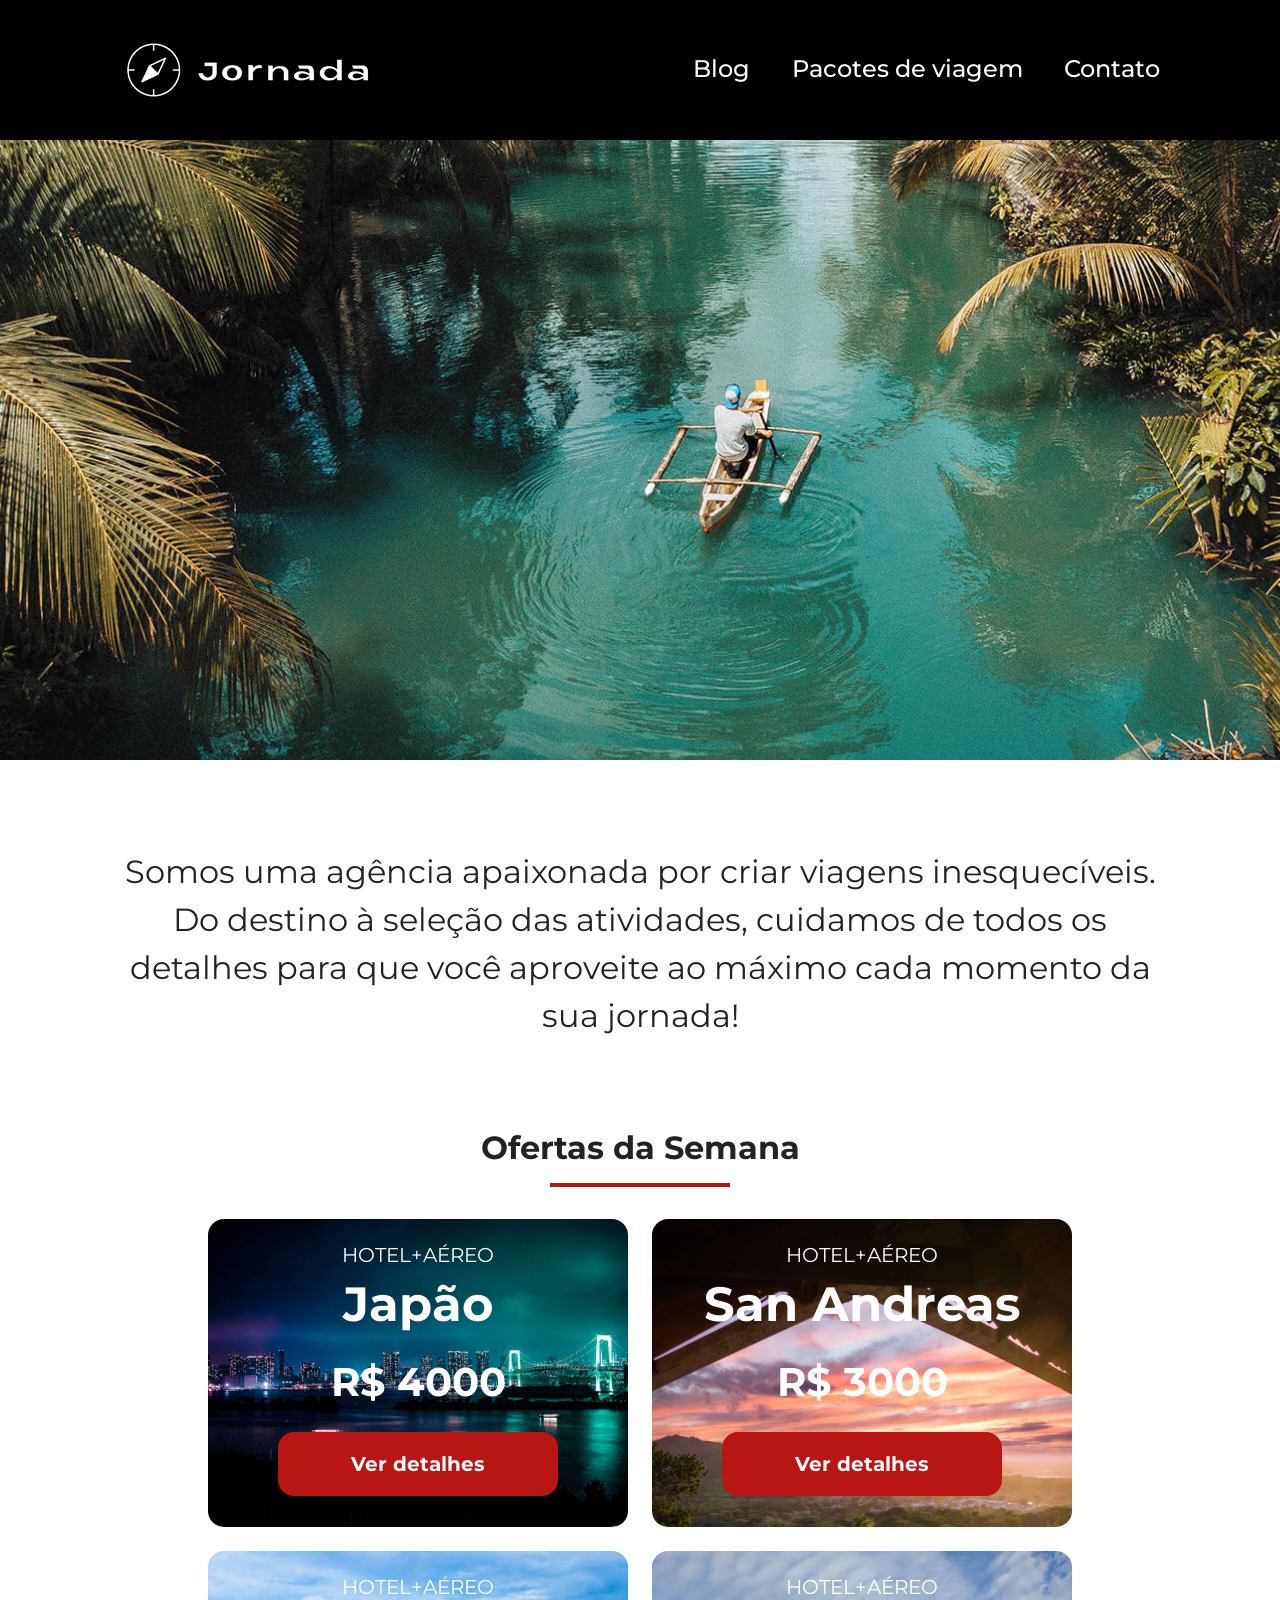
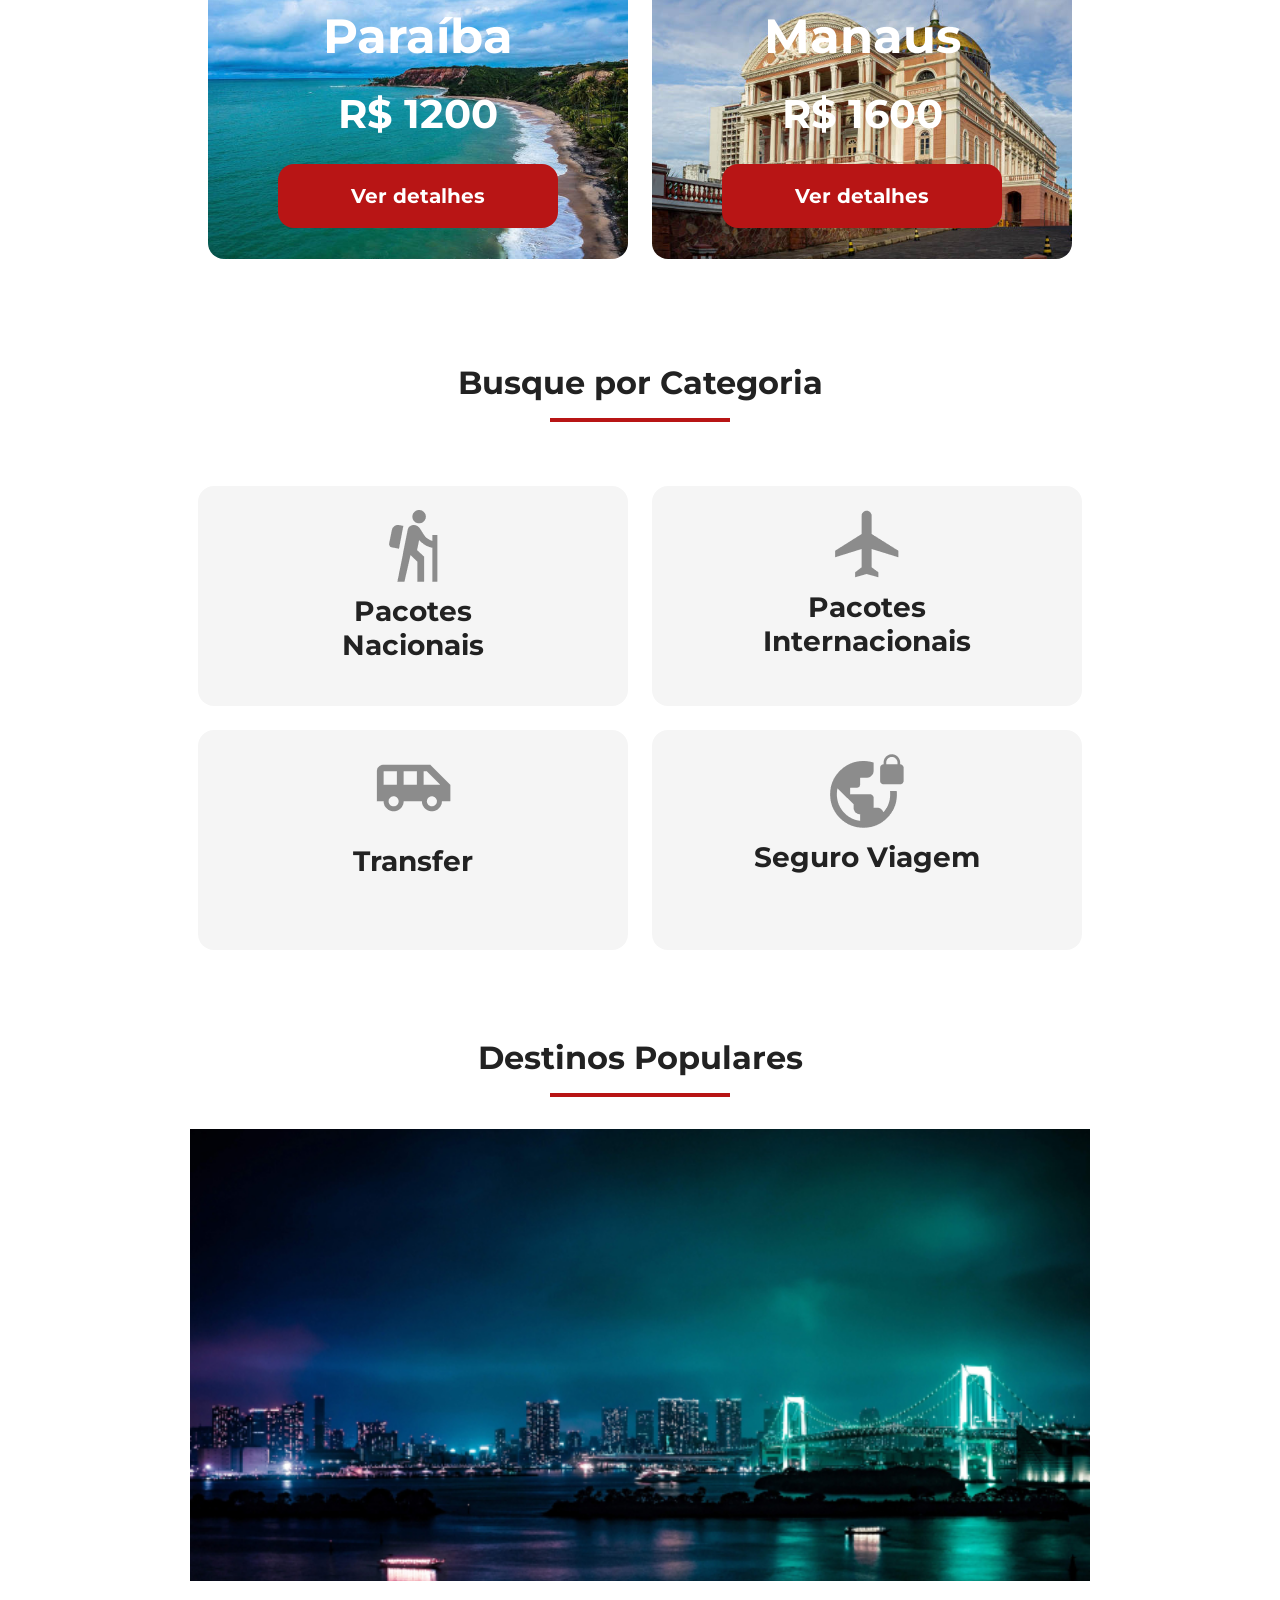
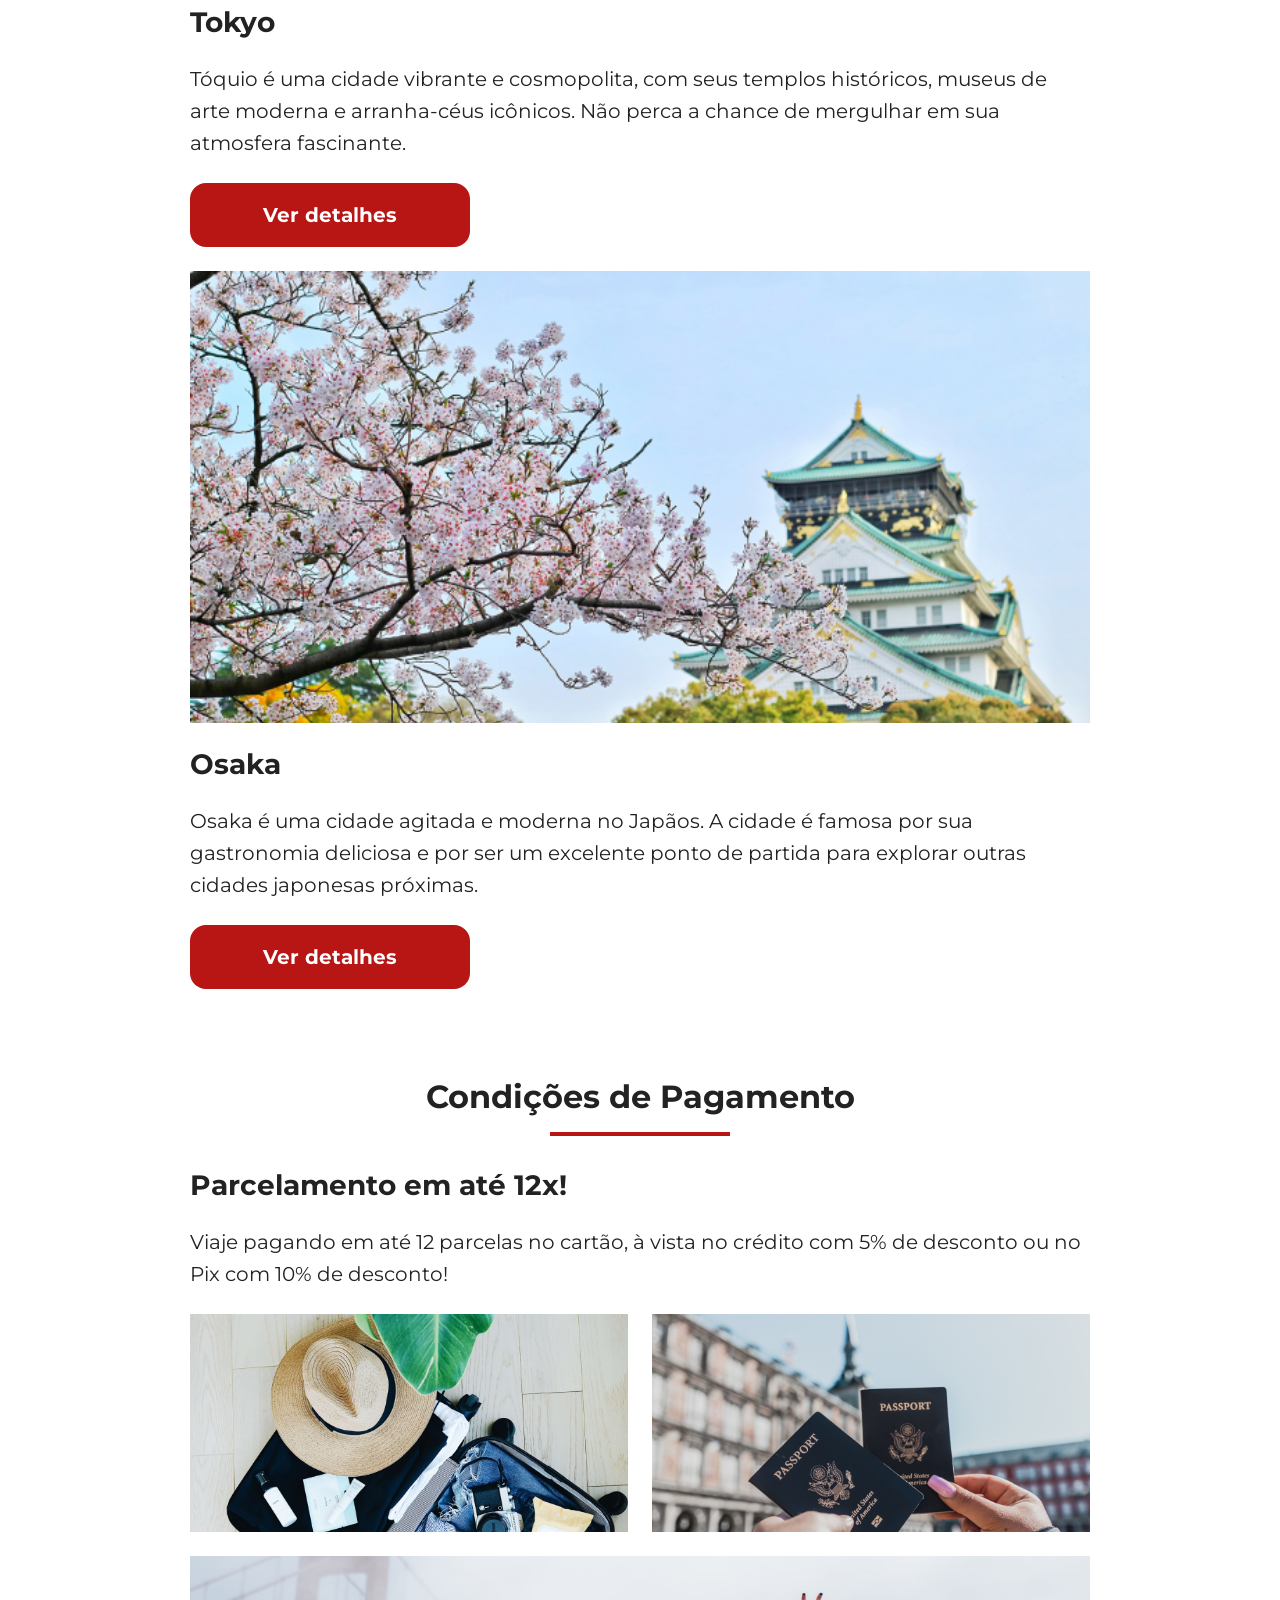
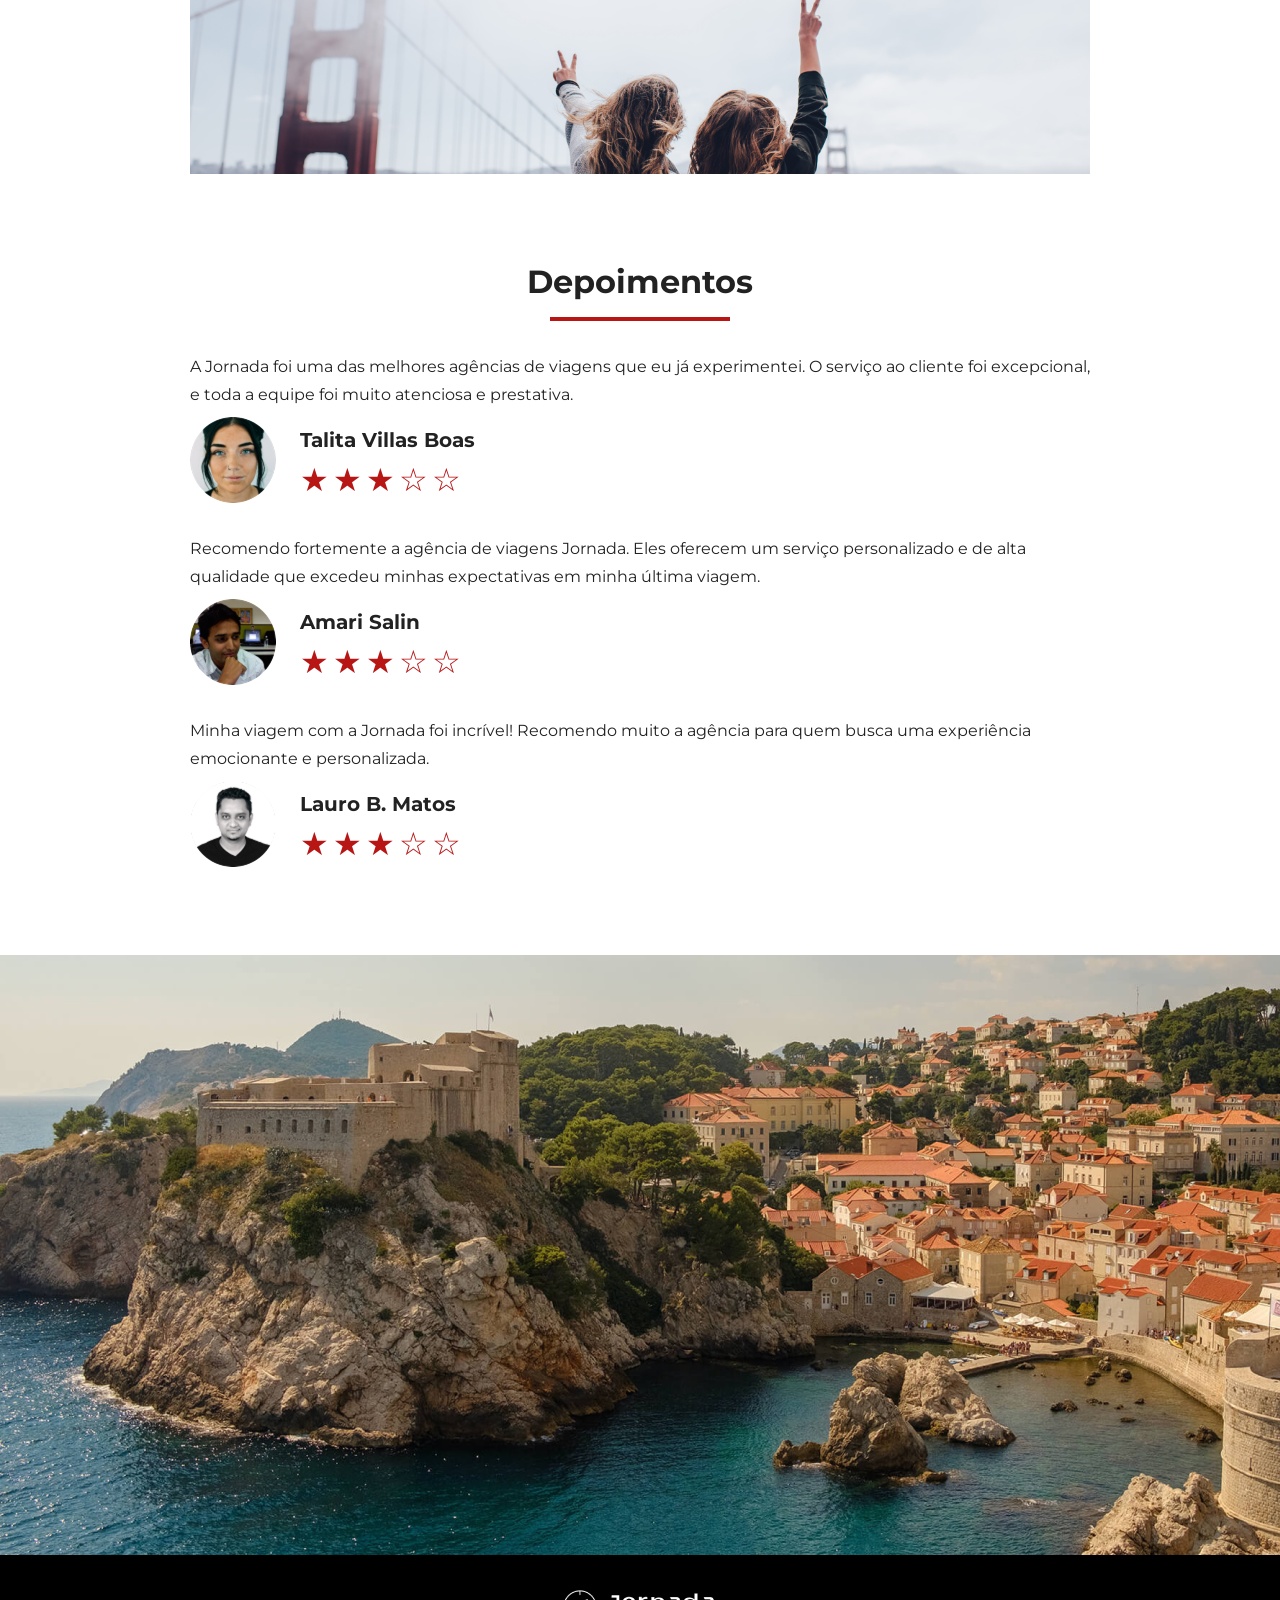
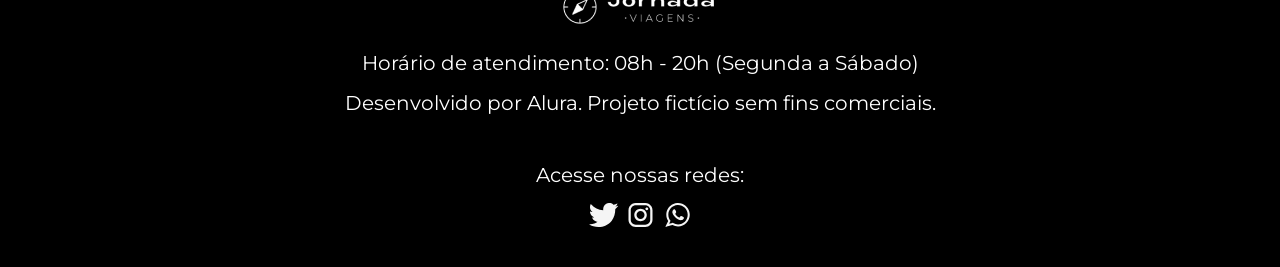
<file: index.html>
<!doctype html>
<html lang="pt-BR">
  <head>
    <meta charset="UTF-8" />
    <meta name="viewport" content="width=device-width, initial-scale=1.0" />
    <link rel="stylesheet" href="jornada-viagens\css\style.css" />
    <title>Jornada Viagens</title>
  </head>
  <body>
    <header class="main-header">
      <a class="logo" href="index.html" title="voltar para a página inicial">
        <img
          class="img-mobile"
          src="jornada-viagens\img\bussola-jornada-branco.png"
          alt="Bussola do logo Jornada Viagens na cor branca"
        />
        <img
          class="img-desktop"
          src="jornada-viagens\img\bussola-texto-jornada-branco.png"
          alt="Logo Jornada Viagens na cor branca"
        />
      </a>
      <div class="navigation-menu">
        <label for="menu">
          <img src="jornada-viagens\img\menu.png" alt="menu" />
        </label>
        <input type="checkbox" id="menu" hidden />
        <nav>
          <ul class="list-links">
            <li>
              <a href="blog.html" target="_blank" title="Acessar Blog">Blog</a>
            </li>
            <li>
              <a
                href="pacotes-de-viagens.html"
                target="_blank"
                title="Acessar Pacotes de viagem"
                >Pacotes de viagem</a
              >
            </li>
            <li>
              <a href="contato.html" target="_blank" title="Acessar Contato"
                >Contato</a
              >
            </li>
          </ul>
        </nav>
      </div>
    </header>
    <section class="hero">
      <div class="hero-img"></div>
      <h2>
        Somos uma agência apaixonada por criar viagens inesquecíveis. Do destino
        à seleção das atividades, cuidamos de todos os detalhes para que você
        aproveite ao máximo cada momento da sua jornada!
      </h2>
    </section>
    <section class="offers">
      <div class="section-title">
        <h2>Ofertas da Semana</h2>
        <hr />
      </div>
      <div class="offers-cards">
        <article class="card japao">
          <header>
            <p>HOTEL+AÉREO</p>
            <h3>
              Japão <br />
              <span>R$ 4000</span>
            </h3>
          </header>
          <footer>
            <a href="#" class="button">Ver detalhes</a>
          </footer>
        </article>
        <article class="card san-andreas">
          <header>
            <p>HOTEL+AÉREO</p>
            <h3>
              San Andreas <br />
              <span>R$ 3000</span>
            </h3>
          </header>
          <footer>
            <a href="#" class="button">Ver detalhes</a>
          </footer>
        </article>
        <article class="card paraiba">
          <header>
            <p>HOTEL+AÉREO</p>
            <h3>
              Paraíba <br />
              <span>R$ 1200</span>
            </h3>
          </header>
          <footer>
            <a href="#" class="button">Ver detalhes</a>
          </footer>
        </article>
        <article class="card manaus">
          <header>
            <p>HOTEL+AÉREO</p>
            <h3>
              Manaus <br />
              <span>R$ 1600</span>
            </h3>
          </header>
          <footer>
            <a href="#" class="button">Ver detalhes</a>
          </footer>
        </article>
      </div>
    </section>
    <section class="categories">
      <div class="section-title">
        <h2>Busque por Categoria</h2>
        <hr />
      </div>
      <div class="categories-cards">
        <a
          class="card"
          href="#"
          target="_blank"
          title="Busque pela categoria Pacotes Nacionais"
        >
          <img
            src="jornada-viagens\img\icone-caminhada.png"
            alt="ícone cinza representando uma pessoa fazendo tracking"
          />
          <h3 class="content-title">
            Pacotes<br />
            Nacionais
          </h3>
        </a>

        <a
          class="card"
          href="#"
          target="_blank"
          title="Busque pela categoria Pacotes Internacionais"
        >
          <img
            src="jornada-viagens\img\icone-aviao.png"
            alt="ícone cinza representando um avião"
          />
          <h3 class="content-title">
            Pacotes <br />
            Internacionais
          </h3>
        </a>
        <a
          class="card single-line transfer"
          href="#"
          target="_blank"
          title="Busque pela categoria Transfer"
        >
          <img
            src="jornada-viagens\img\icone-onibus.png"
            alt="ícone cinza representando um ônibus"
          />
          <h3 class="content-title">Transfer</h3>
        </a>
        <a
          class="card"
          href="#"
          target="_blank"
          title="Busque pela categoria Seguro Viagem"
        >
          <img
            src="jornada-viagens\img\icone-planeta.png"
            alt="ícone cinza representando o planeta terra com um cadeado"
          />
          <h3 class="content-title">Seguro Viagem</h3>
        </a>
      </div>
    </section>
    <section class="destinations">
      <div class="section-title">
        <h2>Destinos Populares</h2>
        <hr />
      </div>
      <div class="destination-items">
        <article class="item tokyo">
          <header>
            <div class="img-item"></div>
            <h3 class="content-title">Tokyo</h3>
          </header>
          <p class="content-text">
            Tóquio é uma cidade vibrante e cosmopolita, com seus templos
            históricos, museus de arte moderna e arranha-céus icônicos. Não
            perca a chance de mergulhar em sua atmosfera fascinante.
          </p>
          <footer>
            <a
              href="#"
              class="button"
              target="_blank"
              title="Veja mais detalhes do destino Tokyo"
              >Ver detalhes</a
            >
          </footer>
        </article>
        <article class="item osaka">
          <header>
            <div class="img-item"></div>
            <h3 class="content-title">Osaka</h3>
          </header>
          <p class="content-text">
            Osaka é uma cidade agitada e moderna no Japãos. A cidade é famosa
            por sua gastronomia deliciosa e por ser um excelente ponto de
            partida para explorar outras cidades japonesas próximas.
          </p>
          <footer>
            <a
              href="#"
              class="button"
              target="_blank"
              title="Veja mais detalhes do destino Osaka"
              >Ver detalhes</a
            >
          </footer>
        </article>
      </div>
    </section>
    <section class="payments">
      <div class="section-title">
        <h2>Condições de Pagamento</h2>
        <hr />
      </div>
      <div class="content-container">
        <div class="text-content">
          <h3 class="content-title">Parcelamento em até 12x!</h3>
          <p class="content-text">
            Viaje pagando em até 12 parcelas no cartão, à vista no crédito com
            5% de desconto ou no Pix com 10% de desconto!
          </p>
        </div>
        <div class="image-gallery">
          <div class="image first"></div>
          <div class="image second"></div>
          <div class="image thirdy colspan-2"></div>
        </div>
      </div>
    </section>
    <section class="testimonials">
      <div class="section-title">
        <h2>Depoimentos</h2>
        <hr />
      </div>
      <div class="testimonial-container">
        <article>
          <header>
            <p>
              A Jornada foi uma das melhores agências de viagens que eu já
              experimentei. O serviço ao cliente foi excepcional, e toda a
              equipe foi muito atenciosa e prestativa.
            </p>
          </header>
          <footer>
            <img
              src="jornada-viagens\img\avatar-talita.png"
              alt="imagem de perfil da cliente Talita Villas Boas"
            />
            <div class="profile-content">
              <h3>Talita Villas Boas</h3>
              <div class="rating">
                <span class="star">★</span>
                <span class="star">★</span>
                <span class="star">★</span>
                <span class="star">☆</span>
                <span class="star">☆</span>
              </div>
            </div>
          </footer>
        </article>
        <article>
          <header>
            <p>
              Recomendo fortemente a agência de viagens Jornada. Eles oferecem
              um serviço personalizado e de alta qualidade que excedeu minhas
              expectativas em minha última viagem.
            </p>
          </header>
          <footer>
            <img
              src="jornada-viagens\img\avatar-amari.png"
              alt="imagem de perfil do cliente Amari Salin"
            />
            <div class="profile-content">
              <h3>Amari Salin</h3>
              <div class="rating">
                <span class="star">★</span>
                <span class="star">★</span>
                <span class="star">★</span>
                <span class="star">☆</span>
                <span class="star">☆</span>
              </div>
            </div>
          </footer>
        </article>
        <article>
          <header>
            <p>
              Minha viagem com a Jornada foi incrível! Recomendo muito a agência
              para quem busca uma experiência emocionante e personalizada.
            </p>
          </header>
          <footer>
            <img
              src="jornada-viagens\img\avatar-lauro.png"
              alt="imagem de perfil do cliente Lauro B. Matos"
            />
            <div class="profile-content">
              <h3>Lauro B. Matos</h3>
              <div class="rating">
                <span class="star">★</span>
                <span class="star">★</span>
                <span class="star">★</span>
                <span class="star">☆</span>
                <span class="star">☆</span>
              </div>
            </div>
          </footer>
        </article>
      </div>
    </section>
    <section class="bottom-hero">
      <div class="hero-img"></div>
    </section>
    <footer class="main-footer">
      <div class="footer-content">
        <img src="jornada-viagens\img\logo-footer.png" alt="logo completo Jornada Viagens" />
        <p>Horário de atendimento: 08h - 20h (Segunda a Sábado)</p>
        <p>Desenvolvido por Alura. Projeto fictício sem fins comerciais.</p>
      </div>
      <div class="footer-social">
        <p>Acesse nossas redes:</p>

        <a href="#" target="_blank" title="Acesse o Twitter do Jornada Viagens"
          ><img
            src="jornada-viagens\img\icone-twitter.svg"
            alt="icone do Twitter na cor branca"
        /></a>

        <a
          href="#"
          target="_blank"
          title="Acesse o Instagram do Jornada Viagens"
          ><img
            src="jornada-viagens\img\icone-instagram.svg"
            alt="icone do Instagram na cor branca"
        /></a>

        <a href="#" target="_blank" title="Entre em contato através do whatsapp"
          ><img
            src="jornada-viagens\img\icone-whatsapp.svg"
            alt="icone do whatsapp na cor branca"
        /></a>
      </div>
    </footer>
  </body>
</html>
</file>
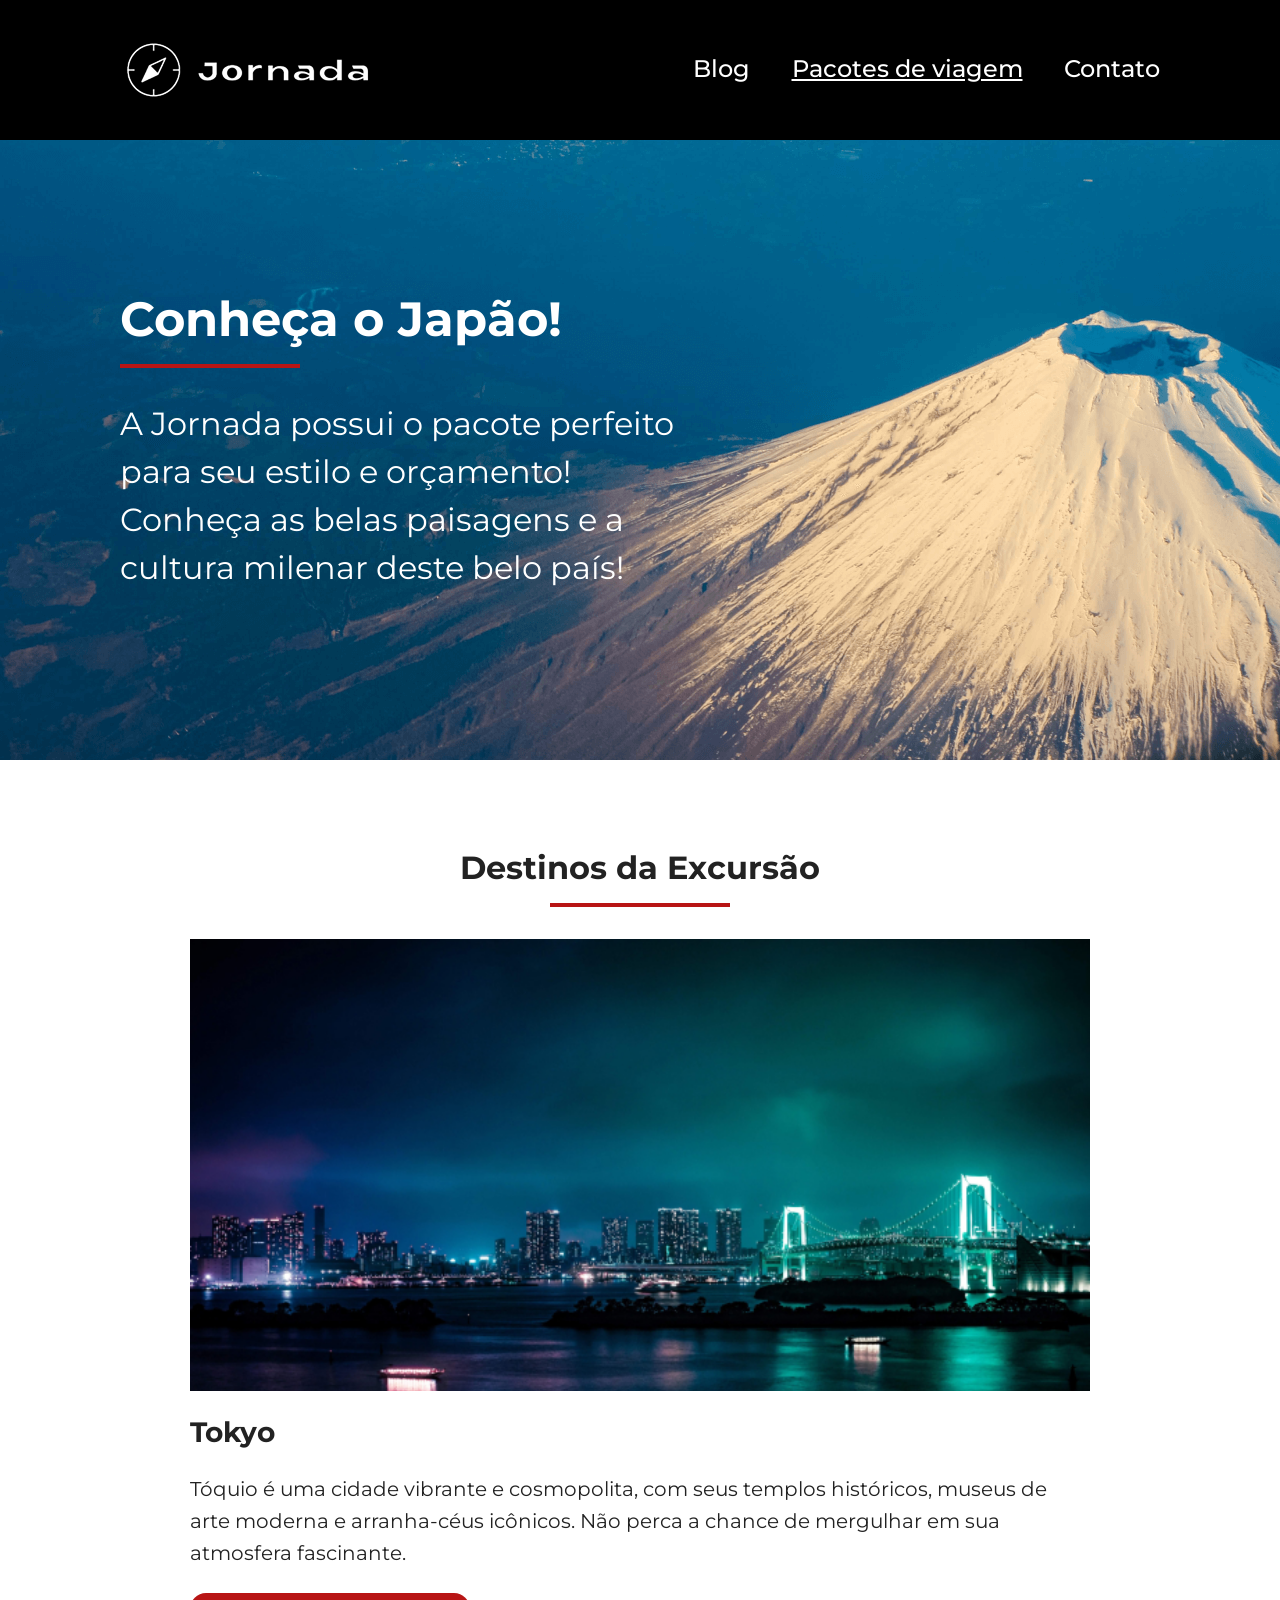
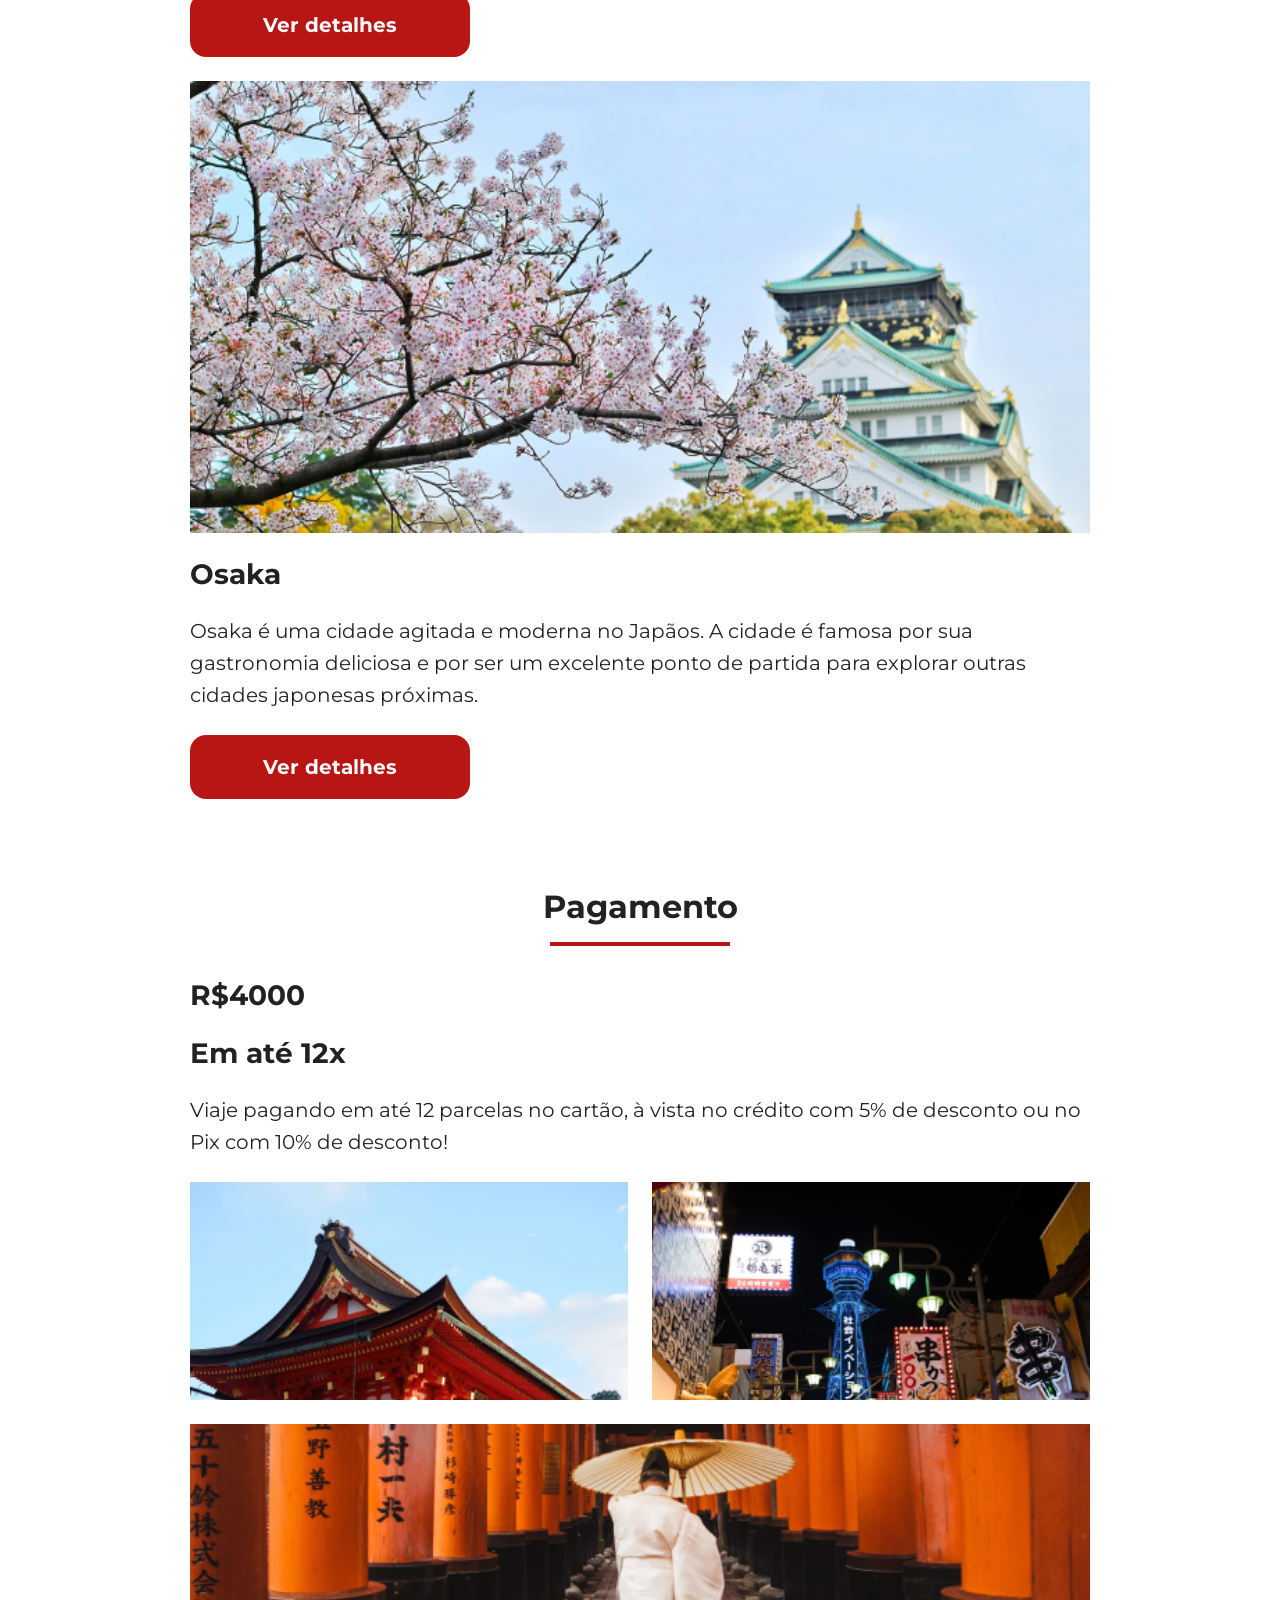
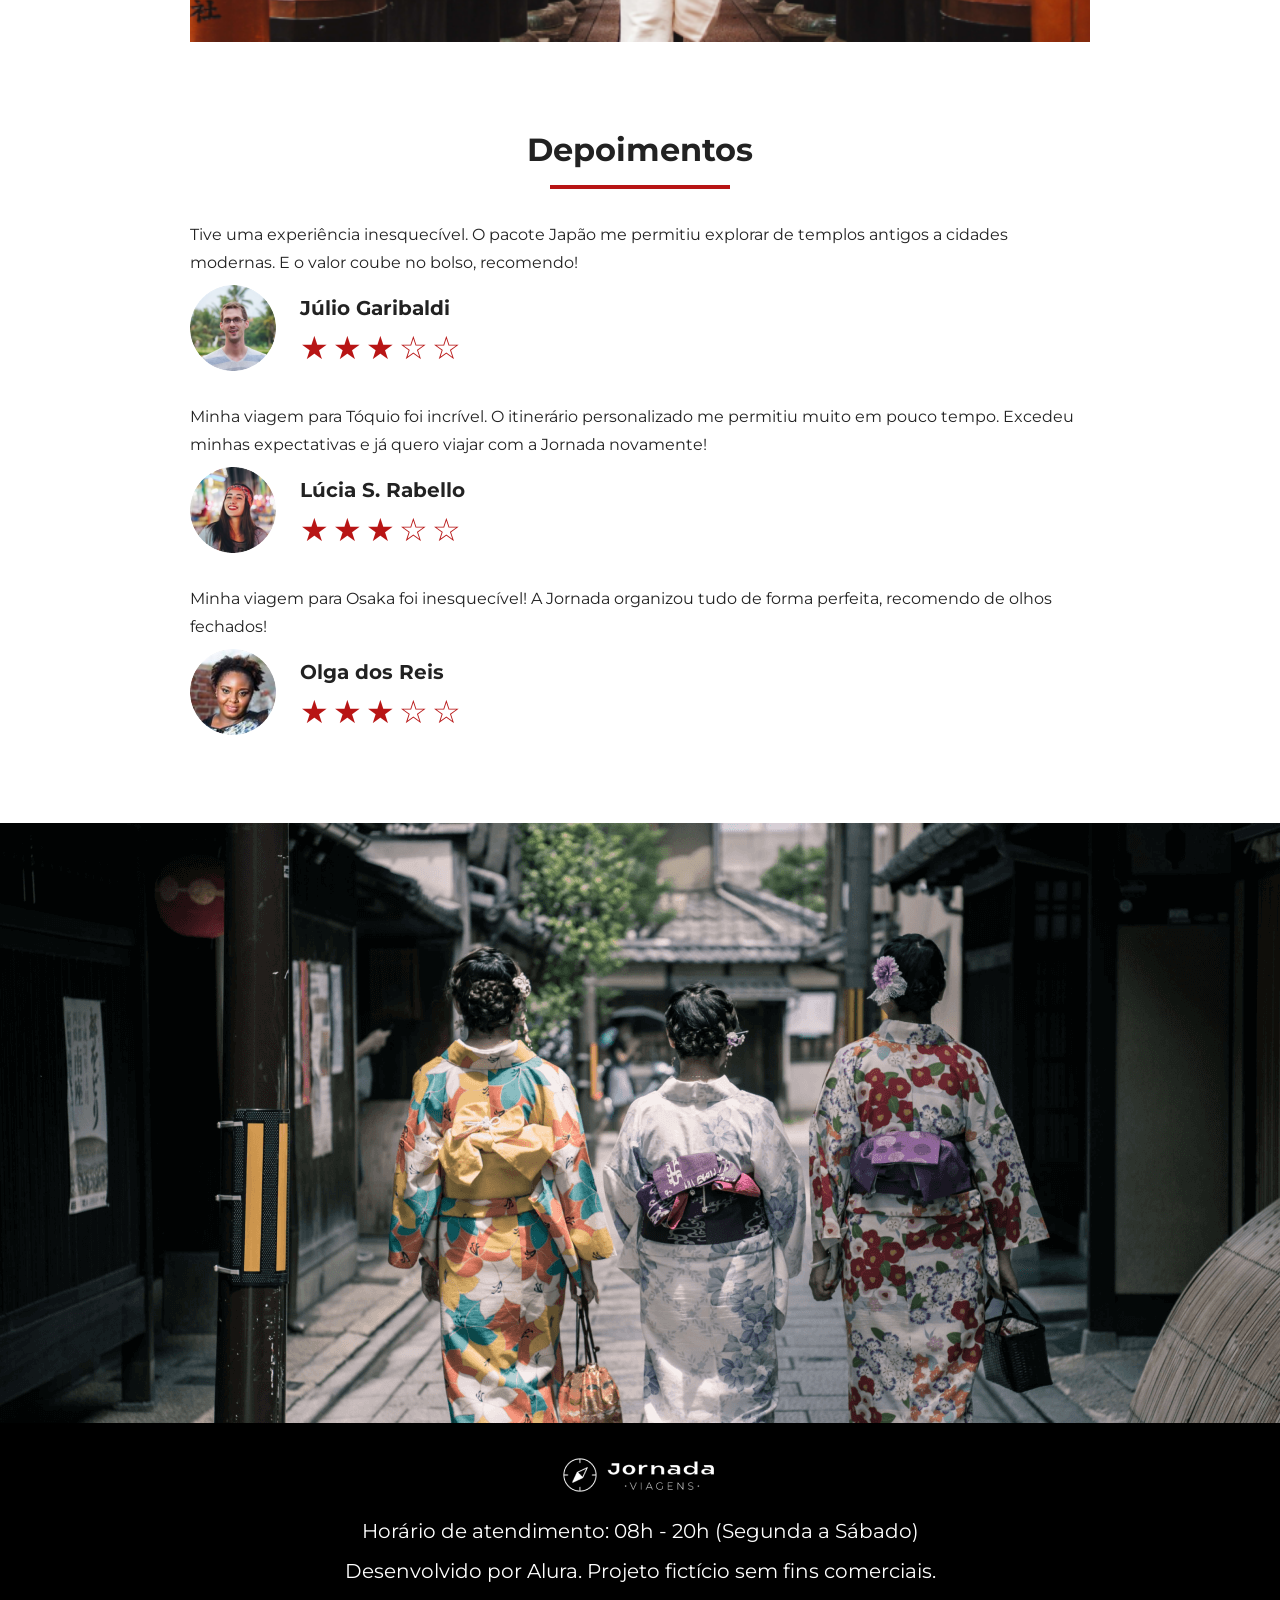
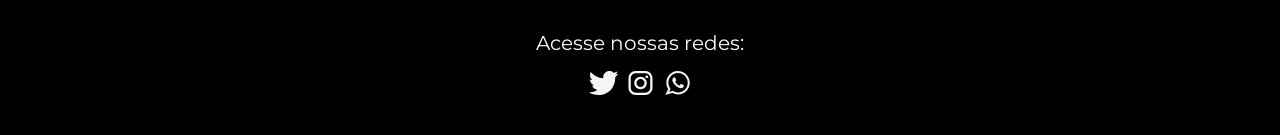
<file: pacotes-de-viagens.html>
<!DOCTYPE html>
<html lang="pt-BR">
  <head>
    <meta charset="UTF-8" />
    <meta name="viewport" content="width=device-width, initial-scale=1.0" />
    <meta
      name="description"
      content="Jornada Viagens,uma agência apaixonada por criar viagens inesquecíveis"
    />

    <meta name="og:title" content="Jornada Viagens" />
    <meta
      name="og:description"
      content="Jornada Viagens,uma agência apaixonada por criar viagens inesquecíveis"
    />

    <link rel="icon" href="jornada-viagens\favico.svg" type="xml/svg" />
    <link rel="stylesheet" href="jornada-viagens\css\style.css" />

    <title>Jornada Viagens</title>
  </head>
  <body>
    <header class="main-header">
      <a class="logo" href="index.html" title="voltar para a página inicial">
        <img
          class="img-mobile"
          src="jornada-viagens\img\bussola-jornada-branco.png"
          alt="Bussola do logo Jornada Viagens na cor branca"
        />
        <img
          class="img-desktop"
          src="jornada-viagens\img\bussola-texto-jornada-branco.png"
          alt="Logo Jornada Viagens na cor branca"
        />
      </a>
      <div class="navigation-menu">
        <label for="menu">
          <img src="jornada-viagens\img\menu.png" alt="menu" />
        </label>
        <input type="checkbox" id="menu" hidden />
        <nav>
          <ul class="list-links">
            <li>
              <a href="blog.html" target="_blank" title="Acessar Blog">Blog</a>
            </li>
            <li>
              <a
                class="active"
                href="pacotes-de-viagens.html"
                target="_blank"
                title="Acessar Pacotes de viagem"
                >Pacotes de viagem</a
              >
            </li>
            <li>
              <a href="contato.html" target="_blank" title="Acessar Contato"
                >Contato</a
              >
            </li>
          </ul>
        </nav>
      </div>
    </header>
    <section class="travel-packages hero">
      <div class="hero-img">
        <div class="hero-content">
          <h1>Conheça o Japão!</h1>
          <hr />
          <p>
            A Jornada possui o pacote perfeito para seu estilo e orçamento!
            Conheça as belas paisagens e a cultura milenar deste belo país!
          </p>
        </div>
      </div>
    </section>

    <section class="travel-packages destinations">
      <div class="section-title">
        <h2>Destinos da Excursão</h2>
        <hr />
      </div>
      <div class="destination-items">
        <article class="item tokyo">
          <header>
            <div class="img-item"></div>
            <h3 class="content-title">Tokyo</h3>
          </header>
          <p class="content-text">
            Tóquio é uma cidade vibrante e cosmopolita, com seus templos
            históricos, museus de arte moderna e arranha-céus icônicos. Não
            perca a chance de mergulhar em sua atmosfera fascinante.
          </p>
          <footer>
            <a
              href="#"
              class="button"
              target="_blank"
              title="Veja mais detalhes do destino Tokyo"
              >Ver detalhes</a
            >
          </footer>
        </article>
        <article class="item osaka">
          <header>
            <div class="img-item"></div>
            <h3 class="content-title">Osaka</h3>
          </header>
          <p class="content-text">
            Osaka é uma cidade agitada e moderna no Japãos. A cidade é famosa
            por sua gastronomia deliciosa e por ser um excelente ponto de
            partida para explorar outras cidades japonesas próximas.
          </p>
          <footer>
            <a
              href="#"
              class="button"
              target="_blank"
              title="Veja mais detalhes do destino Osaka"
              >Ver detalhes</a
            >
          </footer>
        </article>
      </div>
    </section>
    <section class="travel-packages payments">
      <div class="section-title">
        <h2>Pagamento</h2>
        <hr />
      </div>
      <div class="content-container">
        <div class="text-content">
          <h3 class="content-title">R$4000</h3>
          <h3 class="content-title">Em até 12x</h3>

          <p class="content-text">
            Viaje pagando em até 12 parcelas no cartão, à vista no crédito com
            5% de desconto ou no Pix com 10% de desconto!
          </p>
        </div>
        <div class="image-gallery">
          <div class="image first"></div>
          <div class="image second"></div>
          <div class="image thirdy colspan-2"></div>
        </div>
      </div>
    </section>
    <section class="testimonials">
      <div class="section-title">
        <h2>Depoimentos</h2>
        <hr />
      </div>
      <div class="testimonial-container">
        <article>
          <header>
            <p>
              Tive uma experiência inesquecível. O pacote Japão me permitiu
              explorar de templos antigos a cidades modernas. E o valor coube no
              bolso, recomendo!
            </p>
          </header>
          <footer>
            <img
              src="jornada-viagens\img\travel-packages\avatar-julio.png"
              alt="imagem de perfil do cliente Júlio Garibaldi"
            />
            <div class="profile-content">
              <h3>Júlio Garibaldi</h3>
              <div class="rating">
                <span class="star">★</span>
                <span class="star">★</span>
                <span class="star">★</span>
                <span class="star">☆</span>
                <span class="star">☆</span>
              </div>
            </div>
          </footer>
        </article>
        <article>
          <header>
            <p>
              Minha viagem para Tóquio foi incrível. O itinerário personalizado
              me permitiu muito em pouco tempo. Excedeu minhas expectativas e já
              quero viajar com a Jornada novamente!
            </p>
          </header>
          <footer>
            <img
              src="jornada-viagens\img\travel-packages\avatar-lucia.png"
              alt="imagem de perfil da cliente Lúcia S. Rabello"
            />
            <div class="profile-content">
              <h3>Lúcia S. Rabello</h3>
              <div class="rating">
                <span class="star">★</span>
                <span class="star">★</span>
                <span class="star">★</span>
                <span class="star">☆</span>
                <span class="star">☆</span>
              </div>
            </div>
          </footer>
        </article>
        <article>
          <header>
            <p>
              Minha viagem para Osaka foi inesquecível! A Jornada organizou tudo
              de forma perfeita, recomendo de olhos fechados!
            </p>
          </header>
          <footer>
            <img
              src="jornada-viagens\img\travel-packages\avatar-olga.png"
              alt="imagem de perfil da cliente Olga dos Reis"
            />
            <div class="profile-content">
              <h3>Olga dos Reis</h3>
              <div class="rating">
                <span class="star">★</span>
                <span class="star">★</span>
                <span class="star">★</span>
                <span class="star">☆</span>
                <span class="star">☆</span>
              </div>
            </div>
          </footer>
        </article>
      </div>
    </section>
    <section class="travel-packages bottom-hero">
      <div class="hero-img"></div>
    </section>
    <footer class="main-footer">
      <div class="footer-content">
        <img src="jornada-viagens\img\logo-footer.png" alt="logo completo Jornada Viagens" />
        <p>Horário de atendimento: 08h - 20h (Segunda a Sábado)</p>
        <p>Desenvolvido por Alura. Projeto fictício sem fins comerciais.</p>
      </div>
      <div class="footer-social">
        <p>Acesse nossas redes:</p>

        <a href="#" target="_blank" title="Acesse o Twitter do Jornada Viagens"
          ><img
            src="jornada-viagens\img\icone-twitter.svg"
            alt="icone do Twitter na cor branca"
        /></a>

        <a
          href="#"
          target="_blank"
          title="Acesse o Instagram do Jornada Viagens"
          ><img
            src="jornada-viagens\img\icone-instagram.svg"
            alt="icone do Instagram na cor branca"
        /></a>

        <a href="#" target="_blank" title="Entre em contato através do whatsapp"
          ><img
            src="jornada-viagens\img\icone-whatsapp.svg"
            alt="icone do whatsapp na cor branca"
        /></a>
      </div>
    </footer>
  </body>
</html>
</file>
